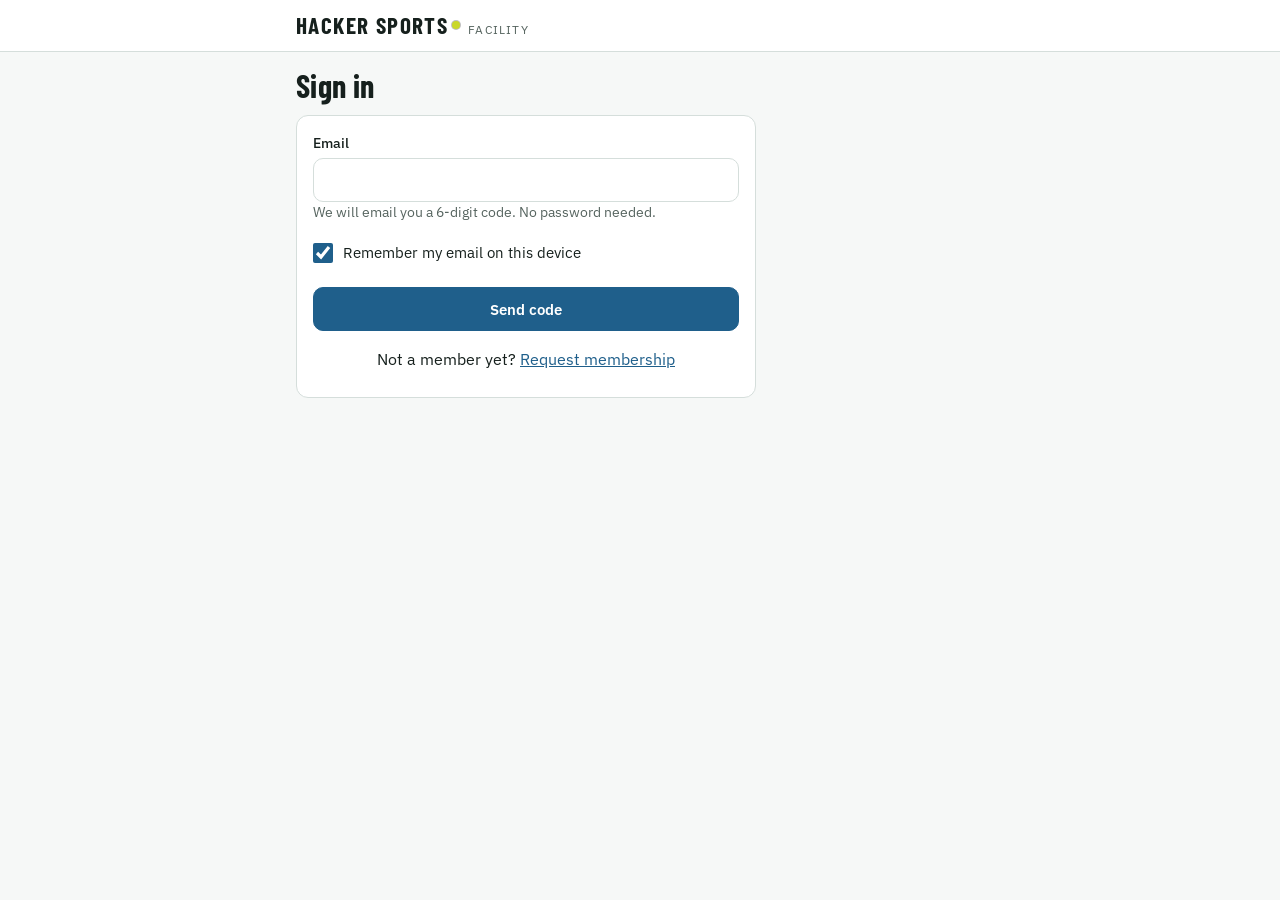
<file: index.html>
<!doctype html>
<html lang="en">
<head>
  <meta charset="utf-8">
  <meta name="viewport" content="width=device-width, initial-scale=1, viewport-fit=cover">
  <title>Hacker Sports Facility</title>
  <meta name="description" content="Book courts at Hacker Sports Facility, a private members-only pickleball facility.">
  <meta name="theme-color" content="#1f5f8b">
  <link rel="manifest" href="manifest.webmanifest">
  <link rel="icon" type="image/svg+xml" href="icons/icon.svg">
  <link rel="apple-touch-icon" href="icons/apple-touch-icon.png">
  <meta name="apple-mobile-web-app-capable" content="yes">
  <meta name="mobile-web-app-capable" content="yes">
  <meta name="apple-mobile-web-app-title" content="Hacker Sports">
  <meta name="apple-mobile-web-app-status-bar-style" content="default">
  <link rel="preconnect" href="https://fonts.googleapis.com">
  <link rel="preconnect" href="https://fonts.gstatic.com" crossorigin>
  <link rel="stylesheet" href="https://fonts.googleapis.com/css2?family=Barlow+Condensed:wght@600;700&family=IBM+Plex+Mono:wght@400;500&family=IBM+Plex+Sans:wght@400;500;600&display=swap">
  <link rel="stylesheet" href="styles.css">
  <link rel="modulepreload" href="app.js">
  <link rel="modulepreload" href="api.js">
  <link rel="modulepreload" href="config.js">
  <link rel="modulepreload" href="util.js">
  <link rel="modulepreload" href="ui.js">
  <link rel="modulepreload" href="views/signin.js">
  <link rel="modulepreload" href="views/book.js">
  <link rel="modulepreload" href="views/bookings.js">
  <link rel="modulepreload" href="views/owner.js">
  <link rel="modulepreload" href="views/account.js">
</head>
<body>
  <a class="skip" href="#view">Skip to content</a>
  <div id="app"><p class="boot">Loading…</p></div>
  <noscript><p class="boot">This app needs JavaScript turned on.</p></noscript>
  <script type="module" src="app.js"></script>
</body>
</html>
</file>
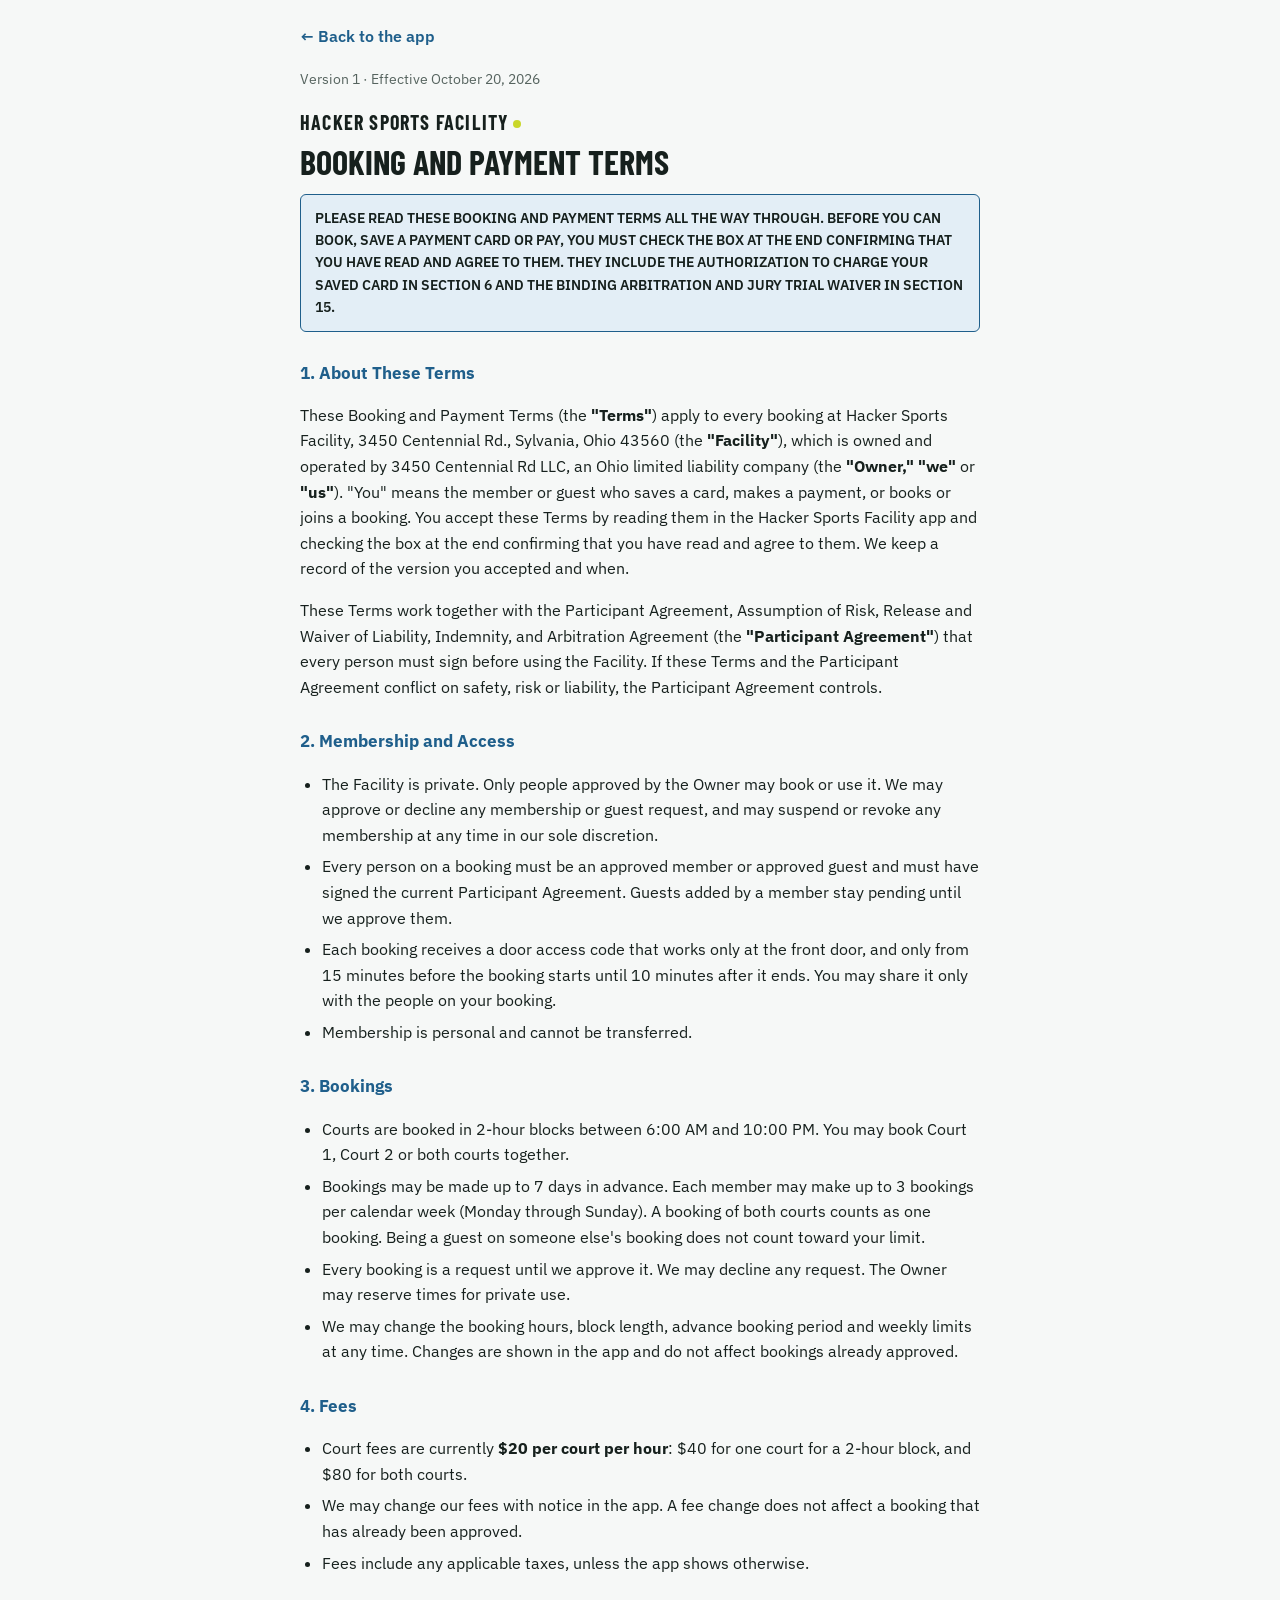
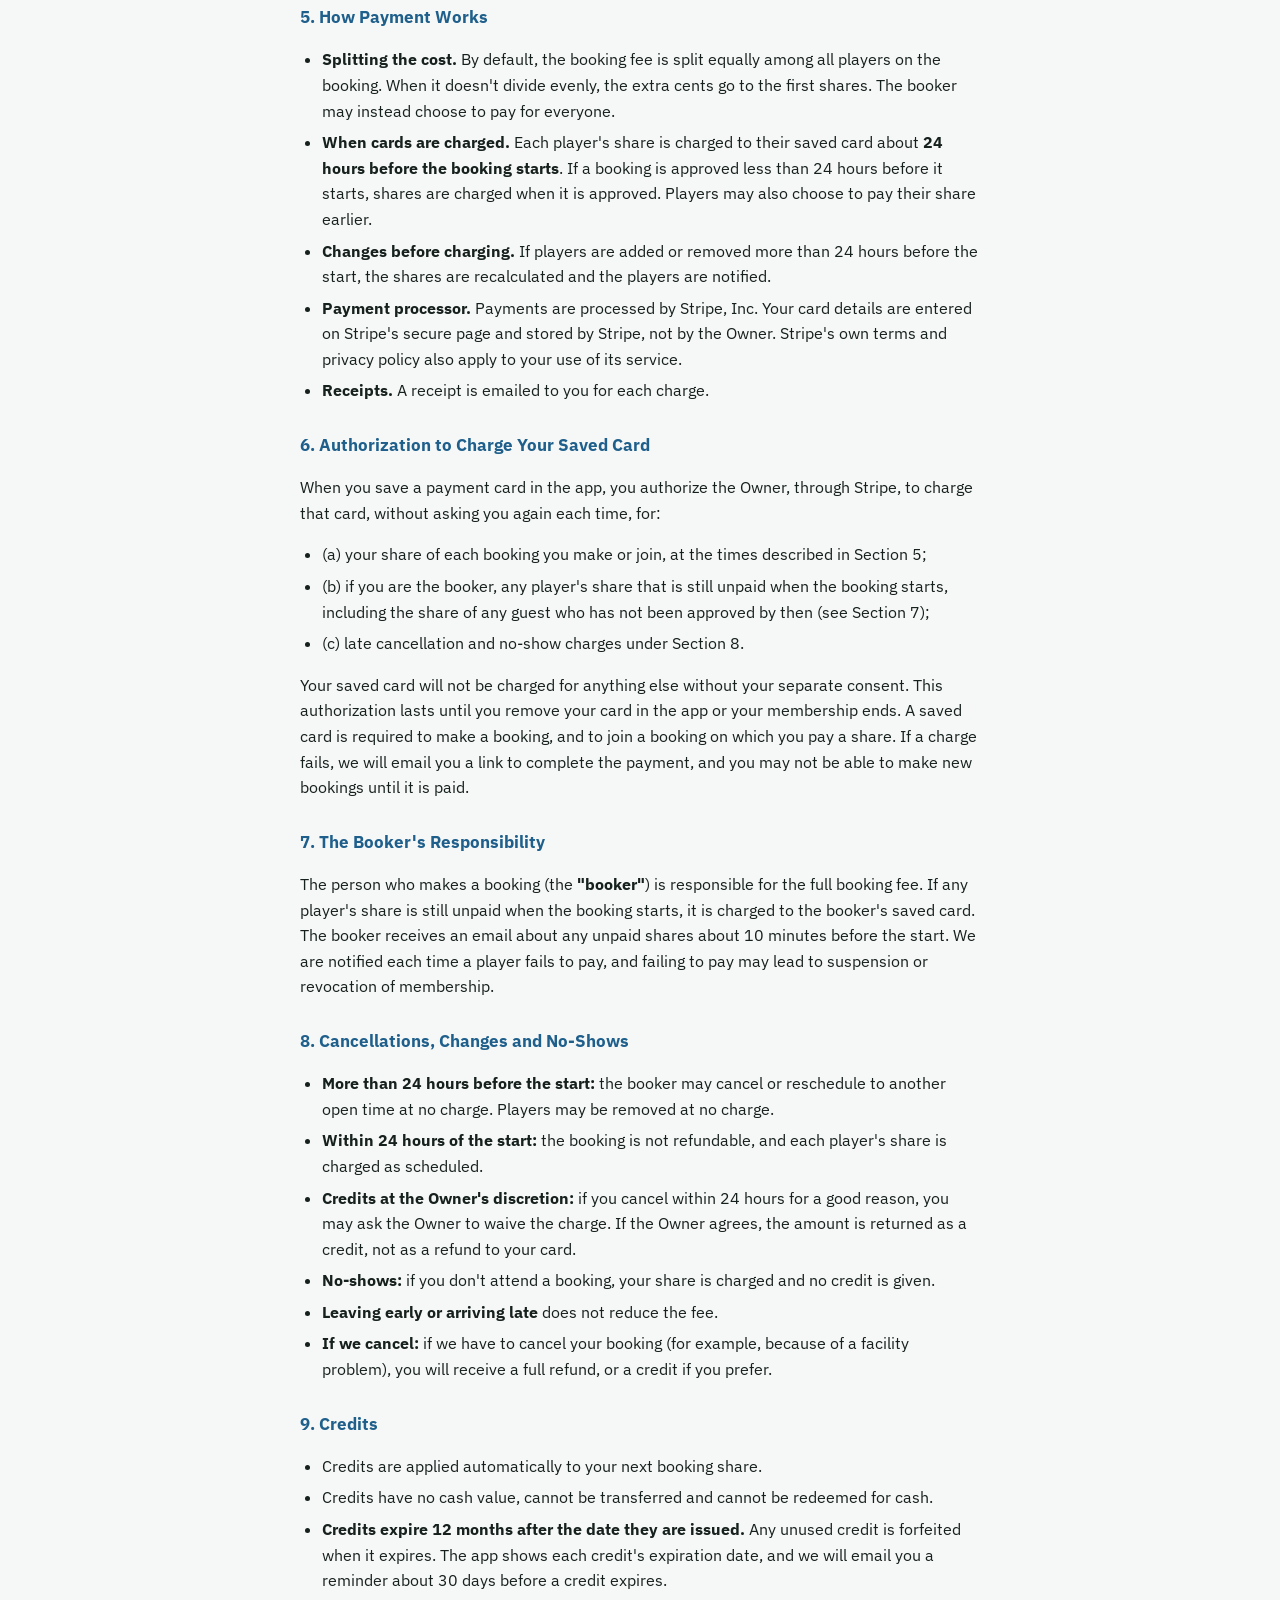
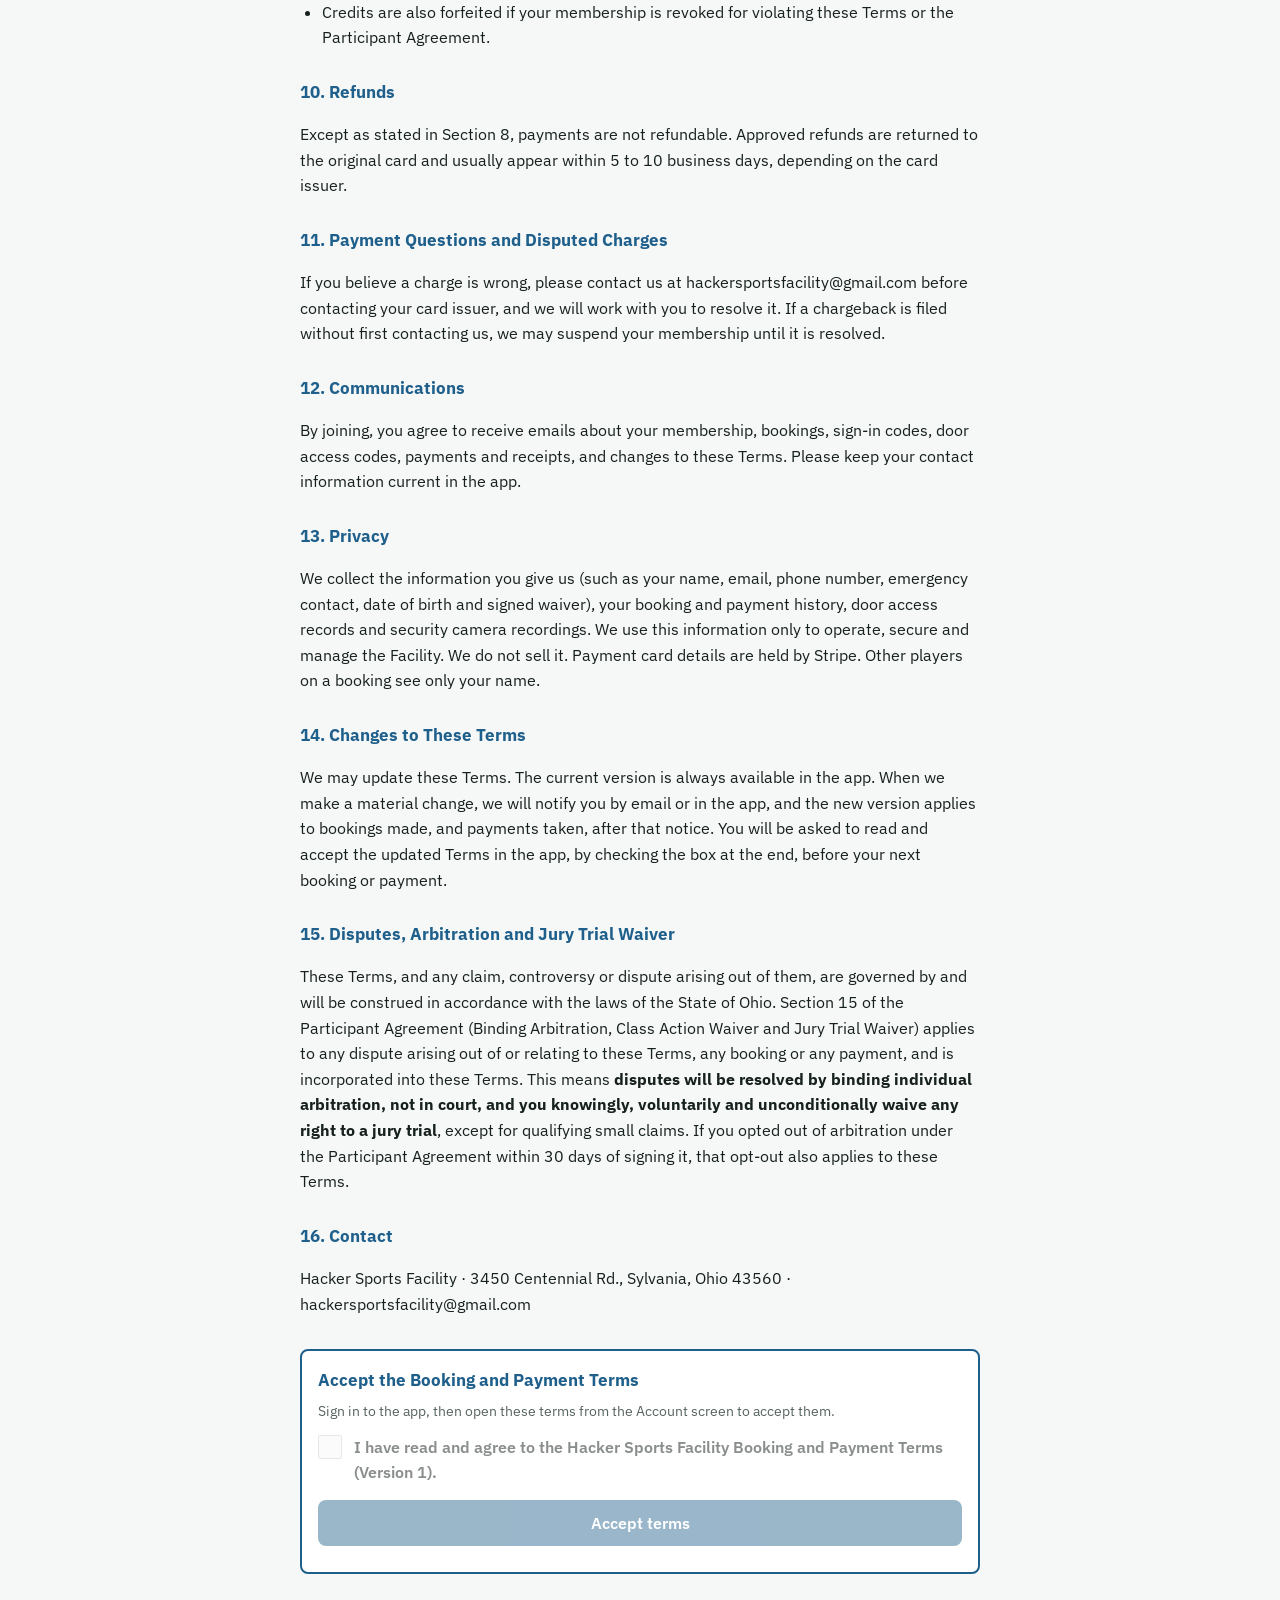
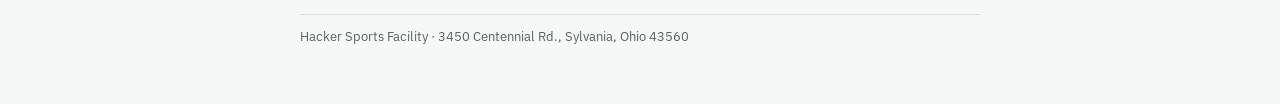
<file: terms.html>
<!doctype html>
<html lang="en">
<head>
<meta charset="utf-8">
<meta name="viewport" content="width=device-width, initial-scale=1, viewport-fit=cover">
<title>Booking and Payment Terms &middot; Hacker Sports Facility</title>
<!-- GENERATED from docs/source/booking-terms-final.txt by tools/build-terms-html.ps1. Do not edit by hand. -->
<link rel="icon" href="icons/icon.svg" type="image/svg+xml">
<link rel="stylesheet" href="https://fonts.googleapis.com/css2?family=Barlow+Condensed:wght@600;700&family=IBM+Plex+Sans:wght@400;600&display=swap">
<style>
:root { --bg:#f6f8f7; --surface:#ffffff; --fg:#16201d; --muted:#56645f; --line:#d5dedb; --court:#1f5f8b; --court-soft:#e3eef6; --ball:#c9d72a; }
@media (prefers-color-scheme: dark) { :root { --bg:#0f1614; --surface:#16201d; --fg:#e4ece9; --muted:#9aaba5; --line:#2a3733; --court:#6fb0de; --court-soft:#1a2c38; --ball:#d4e04a; color-scheme: dark; } }
* { box-sizing: border-box; }
body { margin:0; background:var(--bg); color:var(--fg); font:16px/1.6 "IBM Plex Sans","Segoe UI",system-ui,sans-serif;
  padding: env(safe-area-inset-top,0px) max(16px, env(safe-area-inset-right,0px)) env(safe-area-inset-bottom,0px) max(16px, env(safe-area-inset-left,0px)); }
main { max-width:68ch; margin:0 auto; padding-block:24px 56px; }
.back { display:inline-block; margin-bottom:18px; color:var(--court); font-weight:600; text-decoration:none; }
.back:focus-visible { outline:2px solid var(--court); outline-offset:3px; }
.eyebrow { font-family:"Barlow Condensed","Arial Narrow",sans-serif; font-weight:700; letter-spacing:.06em; font-size:20px; margin:0; }
.eyebrow::after { content:""; display:inline-block; width:.4em; height:.4em; border-radius:50%; background:var(--ball); margin-left:.25em; vertical-align:.1em; }
h1 { font-family:"Barlow Condensed","Arial Narrow",sans-serif; font-weight:700; font-size:34px; line-height:1.05; text-transform:uppercase; margin:6px 0 8px; text-wrap:balance; }
h2 { font-size:17px; color:var(--court); margin:28px 0 6px; text-wrap:balance; }
.meta { color:var(--muted); font-size:14px; margin:0 0 16px; }
.box { background:var(--court-soft); border:1px solid var(--court); border-radius:6px; padding:12px 14px; font-weight:600; font-size:14px; }
ul { padding-left:22px; } li { margin-bottom:6px; }
footer { margin-top:40px; padding-top:12px; border-top:1px solid var(--line); color:var(--muted); font-size:13px; }
[hidden] { display:none !important; }
.accept { margin-top:32px; background:var(--surface); border:2px solid var(--court); border-radius:8px; padding:16px; }
.accept h2 { margin-top:0; }
.accept .status { color:var(--muted); font-size:14px; margin:0 0 12px; }
.accept label { display:flex; gap:12px; align-items:flex-start; font-weight:600; cursor:pointer; }
.accept label.locked { opacity:.5; cursor:not-allowed; }
.accept input[type=checkbox] { width:24px; height:24px; margin:0; flex:none; accent-color:var(--court); }
.btn { display:inline-flex; align-items:center; justify-content:center; min-height:46px; padding:0 20px; margin-top:14px; width:100%;
  border-radius:8px; border:0; background:var(--court); color:#fff; font:600 16px "IBM Plex Sans","Segoe UI",system-ui,sans-serif; cursor:pointer; }
.btn:disabled { opacity:.45; cursor:not-allowed; }
.btn:focus-visible, .accept input:focus-visible { outline:3px solid var(--ball); outline-offset:2px; }
.msg { margin:10px 0 0; font-size:14px; }
.msg.ok { color:#2c7a4b; font-weight:600; } .msg.err { color:#b3261e; font-weight:600; }
@media (prefers-color-scheme: dark) { .btn { color:#0f1614; } .msg.ok { color:#6cc893; } .msg.err { color:#ff8a80; } }
</style>
</head>
<body>
<main>
<a class="back" href="./#/account">&larr; Back to the app</a>
<p class="meta">Version 1 &#183; Effective October 20, 2026</p>
<p class="eyebrow">HACKER SPORTS FACILITY</p>
<h1>Booking and Payment Terms</h1>
<p class="box">PLEASE READ THESE BOOKING AND PAYMENT TERMS ALL THE WAY THROUGH. BEFORE YOU CAN BOOK, SAVE A PAYMENT CARD OR PAY, YOU MUST CHECK THE BOX AT THE END CONFIRMING THAT YOU HAVE READ AND AGREE TO THEM. THEY INCLUDE THE AUTHORIZATION TO CHARGE YOUR SAVED CARD IN SECTION 6 AND THE BINDING ARBITRATION AND JURY TRIAL WAIVER IN SECTION 15.</p>
<h2>1. About These Terms</h2>
<p>These Booking and Payment Terms (the <strong>&quot;Terms&quot;</strong>) apply to every booking at Hacker Sports Facility, 3450 Centennial Rd., Sylvania, Ohio 43560 (the <strong>&quot;Facility&quot;</strong>), which is owned and operated by 3450 Centennial Rd LLC, an Ohio limited liability company (the <strong>&quot;Owner,&quot; &quot;we&quot;</strong> or <strong>&quot;us&quot;</strong>). &quot;You&quot; means the member or guest who saves a card, makes a payment, or books or joins a booking. You accept these Terms by reading them in the Hacker Sports Facility app and checking the box at the end confirming that you have read and agree to them. We keep a record of the version you accepted and when.</p>
<p>These Terms work together with the Participant Agreement, Assumption of Risk, Release and Waiver of Liability, Indemnity, and Arbitration Agreement (the <strong>&quot;Participant Agreement&quot;</strong>) that every person must sign before using the Facility. If these Terms and the Participant Agreement conflict on safety, risk or liability, the Participant Agreement controls.</p>
<h2>2. Membership and Access</h2>
<ul>
<li>The Facility is private. Only people approved by the Owner may book or use it. We may approve or decline any membership or guest request, and may suspend or revoke any membership at any time in our sole discretion.</li>
<li>Every person on a booking must be an approved member or approved guest and must have signed the current Participant Agreement. Guests added by a member stay pending until we approve them.</li>
<li>Each booking receives a door access code that works only at the front door, and only from 15 minutes before the booking starts until 10 minutes after it ends. You may share it only with the people on your booking.</li>
<li>Membership is personal and cannot be transferred.</li>
</ul>
<h2>3. Bookings</h2>
<ul>
<li>Courts are booked in 2-hour blocks between 6:00 AM and 10:00 PM. You may book Court 1, Court 2 or both courts together.</li>
<li>Bookings may be made up to 7 days in advance. Each member may make up to 3 bookings per calendar week (Monday through Sunday). A booking of both courts counts as one booking. Being a guest on someone else&#39;s booking does not count toward your limit.</li>
<li>Every booking is a request until we approve it. We may decline any request. The Owner may reserve times for private use.</li>
<li>We may change the booking hours, block length, advance booking period and weekly limits at any time. Changes are shown in the app and do not affect bookings already approved.</li>
</ul>
<h2>4. Fees</h2>
<ul>
<li>Court fees are currently <strong>$20 per court per hour</strong>: $40 for one court for a 2-hour block, and $80 for both courts.</li>
<li>We may change our fees with notice in the app. A fee change does not affect a booking that has already been approved.</li>
<li>Fees include any applicable taxes, unless the app shows otherwise.</li>
</ul>
<h2>5. How Payment Works</h2>
<ul>
<li><strong>Splitting the cost.</strong> By default, the booking fee is split equally among all players on the booking. When it doesn&#39;t divide evenly, the extra cents go to the first shares. The booker may instead choose to pay for everyone.</li>
<li><strong>When cards are charged.</strong> Each player&#39;s share is charged to their saved card about <strong>24 hours before the booking starts</strong>. If a booking is approved less than 24 hours before it starts, shares are charged when it is approved. Players may also choose to pay their share earlier.</li>
<li><strong>Changes before charging.</strong> If players are added or removed more than 24 hours before the start, the shares are recalculated and the players are notified.</li>
<li><strong>Payment processor.</strong> Payments are processed by Stripe, Inc. Your card details are entered on Stripe&#39;s secure page and stored by Stripe, not by the Owner. Stripe&#39;s own terms and privacy policy also apply to your use of its service.</li>
<li><strong>Receipts.</strong> A receipt is emailed to you for each charge.</li>
</ul>
<h2>6. Authorization to Charge Your Saved Card</h2>
<p>When you save a payment card in the app, you authorize the Owner, through Stripe, to charge that card, without asking you again each time, for:</p>
<ul>
<li>(a) your share of each booking you make or join, at the times described in Section 5;</li>
<li>(b) if you are the booker, any player&#39;s share that is still unpaid when the booking starts, including the share of any guest who has not been approved by then (see Section 7);</li>
<li>(c) late cancellation and no-show charges under Section 8.</li>
</ul>
<p>Your saved card will not be charged for anything else without your separate consent. This authorization lasts until you remove your card in the app or your membership ends. A saved card is required to make a booking, and to join a booking on which you pay a share. If a charge fails, we will email you a link to complete the payment, and you may not be able to make new bookings until it is paid.</p>
<h2>7. The Booker&#39;s Responsibility</h2>
<p>The person who makes a booking (the <strong>&quot;booker&quot;</strong>) is responsible for the full booking fee. If any player&#39;s share is still unpaid when the booking starts, it is charged to the booker&#39;s saved card. The booker receives an email about any unpaid shares about 10 minutes before the start. We are notified each time a player fails to pay, and failing to pay may lead to suspension or revocation of membership.</p>
<h2>8. Cancellations, Changes and No-Shows</h2>
<ul>
<li><strong>More than 24 hours before the start:</strong> the booker may cancel or reschedule to another open time at no charge. Players may be removed at no charge.</li>
<li><strong>Within 24 hours of the start:</strong> the booking is not refundable, and each player&#39;s share is charged as scheduled.</li>
<li><strong>Credits at the Owner&#39;s discretion:</strong> if you cancel within 24 hours for a good reason, you may ask the Owner to waive the charge. If the Owner agrees, the amount is returned as a credit, not as a refund to your card.</li>
<li><strong>No-shows:</strong> if you don&#39;t attend a booking, your share is charged and no credit is given.</li>
<li><strong>Leaving early or arriving late</strong> does not reduce the fee.</li>
<li><strong>If we cancel:</strong> if we have to cancel your booking (for example, because of a facility problem), you will receive a full refund, or a credit if you prefer.</li>
</ul>
<h2>9. Credits</h2>
<ul>
<li>Credits are applied automatically to your next booking share.</li>
<li>Credits have no cash value, cannot be transferred and cannot be redeemed for cash.</li>
<li><strong>Credits expire 12 months after the date they are issued.</strong> Any unused credit is forfeited when it expires. The app shows each credit&#39;s expiration date, and we will email you a reminder about 30 days before a credit expires.</li>
<li>Credits are also forfeited if your membership is revoked for violating these Terms or the Participant Agreement.</li>
</ul>
<h2>10. Refunds</h2>
<p>Except as stated in Section 8, payments are not refundable. Approved refunds are returned to the original card and usually appear within 5 to 10 business days, depending on the card issuer.</p>
<h2>11. Payment Questions and Disputed Charges</h2>
<p>If you believe a charge is wrong, please contact us at hackersportsfacility@gmail.com before contacting your card issuer, and we will work with you to resolve it. If a chargeback is filed without first contacting us, we may suspend your membership until it is resolved.</p>
<h2>12. Communications</h2>
<p>By joining, you agree to receive emails about your membership, bookings, sign-in codes, door access codes, payments and receipts, and changes to these Terms. Please keep your contact information current in the app.</p>
<h2>13. Privacy</h2>
<p>We collect the information you give us (such as your name, email, phone number, emergency contact, date of birth and signed waiver), your booking and payment history, door access records and security camera recordings. We use this information only to operate, secure and manage the Facility. We do not sell it. Payment card details are held by Stripe. Other players on a booking see only your name.</p>
<h2>14. Changes to These Terms</h2>
<p>We may update these Terms. The current version is always available in the app. When we make a material change, we will notify you by email or in the app, and the new version applies to bookings made, and payments taken, after that notice. You will be asked to read and accept the updated Terms in the app, by checking the box at the end, before your next booking or payment.</p>
<h2>15. Disputes, Arbitration and Jury Trial Waiver</h2>
<p>These Terms, and any claim, controversy or dispute arising out of them, are governed by and will be construed in accordance with the laws of the State of Ohio. Section 15 of the Participant Agreement (Binding Arbitration, Class Action Waiver and Jury Trial Waiver) applies to any dispute arising out of or relating to these Terms, any booking or any payment, and is incorporated into these Terms. This means <strong>disputes will be resolved by binding individual arbitration, not in court, and you knowingly, voluntarily and unconditionally waive any right to a jury trial</strong>, except for qualifying small claims. If you opted out of arbitration under the Participant Agreement within 30 days of signing it, that opt-out also applies to these Terms.</p>
<h2>16. Contact</h2>
<p>Hacker Sports Facility &#183; 3450 Centennial Rd., Sylvania, Ohio 43560 &#183; hackersportsfacility@gmail.com</p>

<div id="terms-end" aria-hidden="true"></div>
<section class="accept" id="accept" aria-labelledby="accept-title">
  <h2 id="accept-title">Accept the Booking and Payment Terms</h2>
  <p class="status" id="accept-status">Scroll to the end of the terms to continue.</p>
  <label class="locked" id="agree-label" for="agree">
    <input type="checkbox" id="agree" disabled aria-labelledby="agree-text">
    <span id="agree-text">I have read and agree to the Hacker Sports Facility Booking and Payment Terms (Version 1).</span>
  </label>
  <button class="btn" type="button" id="accept-btn" disabled>Accept terms</button>
  <p class="msg" id="accept-msg" role="status" aria-live="polite"></p>
</section>
<footer>Hacker Sports Facility &middot; 3450 Centennial Rd., Sylvania, Ohio 43560</footer>
</main>
<script type="module">
import { call, getToken, friendlyMessage } from './api.js';
const VERSION = 1;
const box = document.getElementById('agree');
const label = document.getElementById('agree-label');
const btn = document.getElementById('accept-btn');
const status = document.getElementById('accept-status');
const msg = document.getElementById('accept-msg');
const end = document.getElementById('terms-end');
const fromMatch = /from=([a-z]+)/.exec(location.hash);
const back = './' + location.search + '#/' + (fromMatch ? fromMatch[1] : 'account');
document.querySelectorAll('a.back').forEach(function (a) { a.href = back; });

function unlock() {
  if (!box.disabled || btn.dataset.done) return;
  box.disabled = false;
  label.classList.remove('locked');
  status.textContent = 'You have reached the end of the terms. Check the box to accept them.';
}

if (!getToken()) {
  status.textContent = 'Sign in to the app, then open these terms from the Account screen to accept them.';
} else {
  call('me', {}).then(function (me) {
    const t = me.terms || {};
    if (me.member && me.member.is_owner) {
      document.getElementById('accept').hidden = true;
    } else if (t.accepted && t.version === VERSION) {
      btn.dataset.done = '1';
      status.textContent = 'You accepted these terms' + (t.accepted_at ? ' on ' + t.accepted_at.slice(0, 10) : '') + '.';
      box.checked = true; box.disabled = true; btn.hidden = true;
    }
  }).catch(function () { /* the page still works; accepting will report any problem */ });

  // The checkbox unlocks only once the end of the terms has been scrolled into view.
  if ('IntersectionObserver' in window) {
    const io = new IntersectionObserver(function (entries) {
      if (entries.some(function (e) { return e.isIntersecting; })) { unlock(); io.disconnect(); }
    });
    io.observe(end);
  } else {
    const check = function () {
      if (end.getBoundingClientRect().top <= window.innerHeight) { unlock(); window.removeEventListener('scroll', check); }
    };
    window.addEventListener('scroll', check, { passive: true });
    check();
  }

  box.addEventListener('change', function () { btn.disabled = !box.checked; });
  btn.addEventListener('click', async function () {
    btn.disabled = true; btn.textContent = 'Saving...'; msg.className = 'msg'; msg.textContent = '';
    try {
      await call('acceptTerms', { version: VERSION });
      btn.dataset.done = '1'; box.disabled = true; btn.hidden = true;
      msg.className = 'msg ok'; msg.textContent = 'Thank you. Your acceptance is saved. Returning to the app...';
      setTimeout(function () { location.href = back; }, 1200);
    } catch (e) {
      msg.className = 'msg err'; msg.textContent = friendlyMessage(e);
      btn.disabled = !box.checked; btn.textContent = 'Accept terms';
    }
  });
}
</script>
</body>
</html>
</file>
<file: styles.css>
:root {
  --bg: #f6f8f7; --surface: #ffffff; --fg: #16201d; --muted: #56645f; --line: #d5dedb;
  --court: #1f5f8b; --court-soft: #e3eef6; --ball: #c9d72a;
  --ok: #2c7a4b; --warn: #a8641a; --danger: #b3261e;
  --on-court: #ffffff;
  --display: "Barlow Condensed", "Arial Narrow", "Helvetica Neue", Arial, sans-serif;
  --body: "IBM Plex Sans", system-ui, -apple-system, "Segoe UI", Roboto, Helvetica, Arial, sans-serif;
  --mono: "IBM Plex Mono", ui-monospace, "SF Mono", Menlo, Consolas, monospace;
  --radius: 12px;
  --tabbar-h: 62px;
}
@media (prefers-color-scheme: dark) {
  :root {
    --bg: #0f1614; --surface: #16201d; --fg: #e4ece9; --muted: #9aaba5; --line: #2a3733;
    --court: #6fb0de; --court-soft: #1a2c38; --ball: #d4e04a;
    --ok: #6cc893; --warn: #e3a35a; --danger: #ff8a80;
    --on-court: #0f1614;
  }
}

* { box-sizing: border-box; }
html { -webkit-text-size-adjust: 100%; }
body {
  margin: 0; background: var(--bg); color: var(--fg);
  font: 400 16px/1.5 var(--body);
  -webkit-font-smoothing: antialiased;
}
body.no-scroll { overflow: hidden; }
h1, h2, h3 { font-family: var(--display); font-weight: 700; line-height: 1.1; margin: 0; letter-spacing: 0.01em; }
h1 { font-size: 2rem; margin: 8px 0 12px; }
h2 { font-size: 1.35rem; margin: 20px 0 8px; }
h3 { font-size: 1.1rem; }
.small-h { font-size: 0.95rem; text-transform: uppercase; letter-spacing: 0.06em; color: var(--muted); margin: 16px 0 6px; }
p { margin: 0 0 10px; }
a { color: var(--court); }
.mono { font-family: var(--mono); font-size: 0.92em; }
.hint { color: var(--muted); font-size: 0.875rem; }
.center { text-align: center; margin-top: 16px; }
.lede { color: var(--muted); }
.warn-text { color: var(--warn); font-weight: 500; }
.boot { padding: 24px 16px; color: var(--muted); }
.skip { position: absolute; left: -999px; top: 0; background: var(--court); color: var(--on-court); padding: 8px 12px; z-index: 100; }
.skip:focus { left: 8px; top: 8px; }

:focus-visible { outline: 3px solid var(--court); outline-offset: 2px; border-radius: 4px; }
main:focus { outline: none; }

/* ---------- app bar + tabs ---------- */
.appbar { background: var(--surface); border-bottom: 1px solid var(--line); padding-top: env(safe-area-inset-top); position: sticky; top: 0; z-index: 20; }
.appbar-inner { max-width: 720px; margin: 0 auto; padding: 8px 16px; display: flex; align-items: center; gap: 12px; flex-wrap: wrap; }
.brand { display: flex; align-items: baseline; gap: 8px; margin-right: auto; }
.wordmark { font-family: var(--display); font-weight: 700; font-size: 1.45rem; letter-spacing: 0.06em; display: inline-flex; align-items: center; gap: 4px; }
.dot { display: inline-block; width: 8px; height: 8px; border-radius: 50%; background: var(--ball); box-shadow: 0 0 0 1px rgba(0,0,0,0.25); font-style: normal; flex: none; }
.sub { font-size: 0.75rem; color: var(--muted); text-transform: uppercase; letter-spacing: 0.1em; }
.demo-badge { font: 500 0.72rem var(--body); color: var(--muted); background: var(--court-soft); border: 1px solid var(--line); border-radius: 999px; padding: 4px 10px; min-height: 28px; cursor: pointer; }
.demo-badge:disabled { cursor: default; }

.tabs { display: flex; }
.tabs[hidden], .demo-badge[hidden] { display: none; }
.tab { display: flex; flex-direction: column; align-items: center; justify-content: center; gap: 2px; flex: 1; min-height: 48px; padding: 6px 4px; color: var(--muted); text-decoration: none; font-size: 0.72rem; font-weight: 500; }
.tab.active { color: var(--court); }
.tab.active .ico { position: relative; }
.tab.active span:last-child { font-weight: 600; }
.ico { display: inline-flex; line-height: 0; }

@media (max-width: 767px) {
  .tabs {
    position: fixed; left: 0; right: 0; bottom: 0; z-index: 30;
    background: var(--surface); border-top: 1px solid var(--line);
    padding: 0 env(safe-area-inset-right) env(safe-area-inset-bottom) env(safe-area-inset-left);
    min-height: var(--tabbar-h);
  }
  main { padding-bottom: calc(var(--tabbar-h) + env(safe-area-inset-bottom) + 24px) !important; }
}
@media (min-width: 768px) {
  .tabs { gap: 4px; }
  .tab { flex-direction: row; gap: 6px; font-size: 0.9rem; padding: 6px 12px; border-radius: 8px; flex: none; }
  .tab.active { background: var(--court-soft); }
}

main { max-width: 720px; margin: 0 auto; padding: 8px 16px 40px; padding-left: max(16px, env(safe-area-inset-left)); padding-right: max(16px, env(safe-area-inset-right)); }

/* ---------- controls ---------- */
.btn {
  display: inline-flex; align-items: center; justify-content: center; gap: 6px;
  min-height: 44px; padding: 8px 18px; border-radius: 10px; border: 1px solid var(--line);
  background: var(--surface); color: var(--fg); font: 600 0.95rem var(--body); text-decoration: none; cursor: pointer;
}
.btn.primary { background: var(--court); border-color: var(--court); color: var(--on-court); }
.btn.danger { background: var(--danger); border-color: var(--danger); color: var(--on-court); }
.btn.danger-ghost { color: var(--danger); border-color: var(--danger); background: transparent; }
.btn.ghost { background: transparent; border-style: dashed; color: var(--court); }
.btn.block { width: 100%; }
.btn:disabled { opacity: 0.5; cursor: not-allowed; }
.btn[aria-busy="true"] { cursor: progress; }
.btn-row { display: flex; gap: 8px; flex-wrap: wrap; margin-top: 8px; }
.link { background: none; border: 0; padding: 10px 4px; min-height: 44px; color: var(--court); font: 500 0.9rem var(--body); text-decoration: underline; cursor: pointer; }
.check-row { display: flex; align-items: center; gap: 10px; min-height: 44px; margin: -4px 0 12px; font-size: 0.95rem; cursor: pointer; }
.check-row input { width: 20px; height: 20px; margin: 0; flex: none; accent-color: var(--court); }
.row-links { display: flex; justify-content: space-between; flex-wrap: wrap; margin-top: 8px; }
.icon-btn { display: inline-flex; align-items: center; justify-content: center; width: 44px; height: 44px; border-radius: 10px; border: 0; background: transparent; color: var(--fg); cursor: pointer; }
.icon-btn.small { width: 36px; height: 36px; margin-left: auto; color: var(--muted); }

.field { margin-bottom: 12px; }
.field label { display: block; font-weight: 500; font-size: 0.9rem; margin-bottom: 4px; }
input[type=text], input[type=email], input[type=tel], input[type=search], select, textarea {
  width: 100%; min-height: 44px; padding: 8px 12px; font: 400 1rem var(--body); color: var(--fg);
  background: var(--surface); border: 1px solid var(--line); border-radius: 10px; -webkit-appearance: none; appearance: none;
}
select { background-image: linear-gradient(45deg, transparent 50%, var(--muted) 50%), linear-gradient(135deg, var(--muted) 50%, transparent 50%); background-position: calc(100% - 18px) 50%, calc(100% - 13px) 50%; background-size: 5px 5px; background-repeat: no-repeat; padding-right: 34px; }
.code-input { font-family: var(--mono); font-size: 1.6rem; letter-spacing: 0.5em; text-align: center; }
.grid2 { display: grid; grid-template-columns: 1fr 1fr; gap: 10px; }
@media (max-width: 380px) { .grid2 { grid-template-columns: 1fr; } }

.card { background: var(--surface); border: 1px solid var(--line); border-radius: var(--radius); padding: 16px; margin-bottom: 12px; }
.card.narrow { max-width: 460px; }
.card.owed-card { border-color: var(--danger); background: color-mix(in srgb, var(--danger) 8%, var(--surface)); }
.card.owed-card h2 { color: var(--danger); }
.card h2:first-child, .card h3:first-child { margin-top: 0; }

.banner { display: flex; gap: 8px; align-items: flex-start; padding: 10px 12px; border-radius: 10px; margin: 8px 0 12px; font-size: 0.92rem; border: 1px solid; }
.banner { background: var(--surface); }
.banner.error { color: var(--danger); border-color: var(--danger); background: color-mix(in srgb, var(--danger) 8%, var(--surface)); }
.banner.info { color: var(--ok); border-color: var(--ok); background: color-mix(in srgb, var(--ok) 8%, var(--surface)); }
.banner .ico { margin-top: 2px; }

.pill { display: inline-block; font: 600 0.75rem var(--body); padding: 2px 10px; border-radius: 999px; border: 1px solid currentColor; white-space: nowrap; }
.pill.ok { color: var(--ok); } .pill.warn { color: var(--warn); } .pill.danger { color: var(--danger); } .pill.muted { color: var(--muted); } .pill.court { color: var(--court); }
.pills { display: flex; flex-wrap: wrap; gap: 6px; justify-content: flex-end; }
.tag { font: 500 0.7rem var(--body); color: var(--muted); border: 1px solid var(--line); border-radius: 6px; padding: 1px 6px; margin-left: 6px; }
.tag.warn { color: var(--warn); border-color: var(--warn); }

.skeletons { display: grid; gap: 10px; margin-top: 8px; }
.skeleton { height: 44px; border-radius: 10px; background: linear-gradient(90deg, var(--line), var(--court-soft), var(--line)); background-size: 200% 100%; animation: sk 1.4s linear infinite; }
.skeleton.tall { height: 96px; }
@keyframes sk { to { background-position: -200% 0; } }

.empty { color: var(--muted); padding: 16px 0; }

/* ---------- day picker + grid ---------- */
.usage { color: var(--muted); font-size: 0.9rem; margin: 0 0 8px; }
.daypicker-wrap { margin: 0 -16px; }
.daypicker { display: flex; gap: 8px; overflow-x: auto; padding: 4px 16px 10px; -webkit-overflow-scrolling: touch; scroll-snap-type: x proximity; }
.daybtn { flex: none; scroll-snap-align: start; min-width: 76px; min-height: 56px; display: flex; flex-direction: column; align-items: center; justify-content: center; border-radius: 10px; border: 1px solid var(--line); background: var(--surface); color: var(--fg); cursor: pointer; padding: 4px 10px; }
.daybtn .dn { font: 700 1.1rem var(--display); text-transform: uppercase; letter-spacing: 0.04em; line-height: 1.1; }
.daybtn .dd { font-size: 0.75rem; color: var(--muted); }
.daybtn.on { background: var(--court); border-color: var(--court); color: var(--on-court); }
.daybtn.on .dd { color: var(--on-court); opacity: 0.85; }
.day-title { margin-top: 8px; }

.slotgrid { display: grid; gap: 6px; }
.srow { display: grid; grid-template-columns: 76px repeat(var(--cols, 3), minmax(0, 1fr)); gap: 6px; align-items: stretch; }
.shead { font: 600 0.8rem var(--body); color: var(--muted); text-transform: uppercase; letter-spacing: 0.05em; }
.shead .ccol { text-align: center; font-family: var(--display); font-size: 0.95rem; }
.tcol { font-size: 0.78rem; display: flex; align-items: center; line-height: 1.2; }
.cell {
  display: flex; align-items: center; justify-content: center; gap: 5px; min-height: 48px; padding: 4px;
  border-radius: 10px; border: 1.5px solid var(--line); font: 500 0.82rem var(--body); text-decoration: none; text-align: center;
  background: var(--surface); color: var(--fg);
}
.cell.open { border-color: var(--court); color: var(--court); cursor: pointer; font-weight: 600; }
.cell.open:active { background: var(--court-soft); }
.cell.busy, .swatch.busy { background: repeating-linear-gradient(135deg, var(--surface) 0 5px, var(--line) 5px 7px); color: var(--muted); border-color: var(--line); }
.cell.mine, .swatch.mine { background: var(--court-soft); border: 2px solid var(--court); color: var(--fg); font-weight: 600; }
.cell.past, .swatch.past { border-style: dashed; color: var(--muted); background: transparent; opacity: 0.75; }
.cell.busy.blocked { flex-direction: column; gap: 0; }
.cell .why { display: block; max-width: 100%; overflow: hidden; text-overflow: ellipsis; white-space: nowrap; font-size: 0.7rem; font-weight: 400; }
.legend { list-style: none; display: flex; flex-wrap: wrap; gap: 6px 16px; padding: 0; margin: 12px 0 0; font-size: 0.8rem; color: var(--muted); }
.legend li { display: flex; align-items: center; gap: 6px; }
.swatch { width: 18px; height: 18px; border-radius: 5px; border: 1.5px solid var(--line); display: inline-block; }
.swatch.open { border-color: var(--court); }
.swatch.past { opacity: 1; }

/* ---------- release 2: week nav, multi-select, selection bar ---------- */
.ctl-row { display: flex; flex-wrap: wrap; align-items: center; gap: 8px; margin: 4px 0 8px; }
.ctl-row .segs { flex: 1 1 180px; margin: 0; }
.ctl-row .btn { flex: none; }
.updating { margin: 0 0 6px; min-height: 1.4em; }
.weeknav { display: grid; grid-template-columns: 1fr 1fr; gap: 8px; margin: 4px 0 8px; }
.weeknav .btn { padding: 8px 6px; }
.weekrange { margin: 0 0 8px; font-size: 0.9rem; color: var(--muted); }
.jump { margin-bottom: 8px; }
input[type=date] { width: 100%; min-height: 44px; padding: 8px 12px; font: 400 1rem var(--body); color: var(--fg); background: var(--surface); border: 1px solid var(--line); border-radius: 10px; -webkit-appearance: none; appearance: none; }
/* Column names sit just above a shared bottom line, so every "Whole day" button lines up
   even when one name wraps to two lines (e.g. "Both Courts"). */
.shead .ccol { display: flex; flex-direction: column; align-items: stretch; justify-content: flex-end; gap: 4px; }
.shead .ccol > span { flex: 1; display: flex; align-items: flex-end; justify-content: center; }
.whole { display: inline-flex; align-items: center; justify-content: center; gap: 3px; min-height: 48px; padding: 2px 4px; border-radius: 10px; border: 1px solid var(--court); background: var(--surface); color: var(--court); font: 600 0.72rem/1.15 var(--body); text-transform: none; letter-spacing: 0; cursor: pointer; }
.whole[aria-pressed="true"] { background: var(--court); color: var(--on-court); }
.cw { display: flex; }
.cw .cell { flex: 1; min-width: 0; }
.cell.selected { background: var(--court); border-color: var(--court); color: var(--on-court); }
.cell.selected:active { background: var(--court); }
.sel-hint { margin: 0 0 8px; min-height: 1.3em; }
.has-selbar { padding-bottom: 120px; }
.selbar { position: fixed; left: 0; right: 0; bottom: 0; z-index: 25; background: var(--surface); border-top: 1px solid var(--line); box-shadow: 0 -4px 14px rgba(8, 14, 12, 0.12); padding: 8px max(16px, env(safe-area-inset-right)) calc(8px + env(safe-area-inset-bottom)) max(16px, env(safe-area-inset-left)); }
.selbar[hidden] { display: none; }
.selbar-hint { max-width: 720px; margin: 0 auto 6px; }
.selbar-in { max-width: 720px; margin: 0 auto; display: flex; align-items: center; gap: 8px; }
.selcount { font-weight: 600; margin-right: auto; }
@media (max-width: 767px) {
  .selbar { bottom: calc(var(--tabbar-h) + env(safe-area-inset-bottom)); padding-bottom: 8px; }
}
.sessions { list-style: none; padding: 0; margin: 0; display: grid; gap: 4px; }
.sessions li { font-size: 0.95rem; }

/* ---------- sheet ---------- */
.overlay { position: fixed; inset: 0; z-index: 50; background: rgba(8, 14, 12, 0.55); display: flex; align-items: flex-end; justify-content: center; }
.sheet { background: var(--surface); width: 100%; max-width: 560px; max-height: 92vh; max-height: 92dvh; overflow-y: auto; border-radius: 18px 18px 0 0; padding-bottom: env(safe-area-inset-bottom); animation: up 0.2s ease-out; outline: none; }
@keyframes up { from { transform: translateY(24px); opacity: 0; } to { transform: none; opacity: 1; } }
@media (min-width: 768px) { .overlay { align-items: center; } .sheet { border-radius: 18px; } }
.sheet-head { display: flex; align-items: center; justify-content: space-between; padding: 8px 8px 0 16px; position: sticky; top: 0; background: var(--surface); z-index: 1; }
.sheet-head h2 { margin: 0; }
.sheet-body { padding: 4px 16px 20px; }
.summary { display: flex; flex-direction: column; gap: 2px; background: var(--court-soft); border-radius: 10px; padding: 10px 12px; margin-bottom: 8px; }
.players { list-style: none; padding: 0; margin: 0 0 8px; }
.players li { display: flex; align-items: center; justify-content: space-between; gap: 8px; min-height: 40px; border-bottom: 1px solid var(--line); }
.players li:last-child { border-bottom: 0; }
.players.detail li { min-height: 34px; font-size: 0.92rem; }
.pname { flex: 1; }
.share { color: var(--muted); font-size: 0.82rem; white-space: nowrap; }
.count { font-size: 0.85rem; color: var(--muted); margin-bottom: 4px; }
.chips { display: flex; flex-wrap: wrap; gap: 8px; margin-bottom: 8px; }
.chip { display: inline-flex; align-items: center; gap: 4px; min-height: 44px; padding: 6px 14px; border-radius: 999px; border: 1px solid var(--court); background: var(--surface); color: var(--court); font: 500 0.9rem var(--body); cursor: pointer; }
.chip:disabled { opacity: 0.45; cursor: not-allowed; }
.guest-form { border: 1px dashed var(--line); border-radius: 10px; padding: 12px; margin: 8px 0; }
.paymode { border: 0; padding: 0; margin: 14px 0 6px; }
.paymode legend { font-weight: 500; font-size: 0.9rem; padding: 0; margin-bottom: 4px; }
.segs { display: flex; gap: 6px; }
.paymode .segs { flex-direction: column; }
.seg { display: flex; align-items: center; gap: 10px; min-height: 48px; padding: 8px 12px; border: 1px solid var(--line); border-radius: 10px; cursor: pointer; }
.seg:has(input:checked) { border-color: var(--court); background: var(--court-soft); }
.seg input { width: 20px; height: 20px; accent-color: var(--court); margin: 0; }
.price { background: var(--bg); border-radius: 10px; padding: 10px 12px; margin-bottom: 6px; }
.price p { margin: 0; }
.done { text-align: center; padding: 16px 0 4px; }
.done-mark { width: 56px; height: 56px; margin: 0 auto 10px; border-radius: 50%; background: var(--ok); color: var(--on-court); display: flex; align-items: center; justify-content: center; }
.done-msg { font: 700 1.4rem var(--display); }
.done .btn-row { justify-content: center; }

/* ---------- bookings / owner ---------- */
.toggle { margin: 4px 0 12px; }
.seg-btn { flex: 1; min-height: 44px; border: 1px solid var(--line); background: var(--surface); color: var(--fg); font: 600 0.9rem var(--body); border-radius: 10px; cursor: pointer; }
.seg-btn.on { background: var(--court); border-color: var(--court); color: var(--on-court); }
.bk-head { display: flex; justify-content: space-between; align-items: flex-start; gap: 8px; margin-bottom: 8px; }
.bk-head h2, .bk-head h3 { margin: 0; }
.bk-head p { margin: 2px 0 0; }
.confirm { width: 100%; background: var(--bg); border: 1px solid var(--line); border-radius: 10px; padding: 12px; }
.confirm p { margin-bottom: 6px; }
.stats { display: grid; grid-template-columns: repeat(3, 1fr); gap: 8px; margin-bottom: 8px; }
.stat { background: var(--surface); border: 1px solid var(--line); border-radius: var(--radius); padding: 10px; display: flex; flex-direction: column; gap: 2px; }
.stat strong { font-size: 1.5rem; font-weight: 500; }
.stat span { font-size: 0.75rem; color: var(--muted); line-height: 1.2; }
.agenda { list-style: none; padding: 0; margin: 0; }
.agenda li { display: flex; flex-direction: column; padding: 8px 0; border-bottom: 1px solid var(--line); font-size: 0.92rem; }
.agenda .mono { font-size: 0.82rem; color: var(--muted); }
.thanks { text-align: center; padding: 8px 0; }
.demo-hint { margin-top: 12px; }

@media (prefers-reduced-motion: reduce) {
  *, *::before, *::after { animation: none !important; transition: none !important; scroll-behavior: auto !important; }
}

/* ---------- phase 2A: in-app waiver ---------- */
.sr-only { position: absolute; width: 1px; height: 1px; margin: -1px; padding: 0; overflow: hidden; clip: rect(0 0 0 0); white-space: nowrap; border: 0; }
.agreement { background: var(--surface); border: 1px solid var(--line); border-radius: var(--radius); padding: 16px; margin-bottom: 12px; overflow-wrap: anywhere; }
.agreement .ag-title { margin-top: 0; }
.agreement .ag-sub { font-weight: 600; }
.agreement .ag-box { background: var(--court-soft); border: 1px solid var(--court); border-radius: 8px; padding: 10px 12px; font-weight: 600; font-size: 0.85rem; }
.agreement h3 { color: var(--court); margin: 20px 0 6px; }
.agreement p { line-height: 1.6; }
.agreement ul { padding-left: 22px; margin: 0 0 10px; }
.agreement li { margin-bottom: 6px; line-height: 1.55; }
.agreement-end { height: 1px; }
.sign-form fieldset { border: 0; padding: 0; margin: 0; min-width: 0; }
.sign-fields:disabled { opacity: 0.55; }
.gate-note { color: var(--muted); font-size: 0.9rem; }
.sign-fields:not(:disabled) + .gate-note, .sign-form .gate-note { margin-bottom: 12px; }
fieldset.guardian { border: 1px solid var(--court) !important; border-radius: 10px; padding: 12px !important; margin: 4px 0 14px !important; background: var(--court-soft); }
fieldset.guardian[hidden] { display: none; }
fieldset.guardian legend { font-weight: 600; padding: 0 6px; }
.agree-row { align-items: flex-start; margin: 4px 0 12px; }
.agree-row input { margin-top: 2px; }
.wv-status { display: flex; flex-wrap: wrap; align-items: center; gap: 8px; }

/* Phase 2B: payments */
.share-cell { display: inline-flex; align-items: center; gap: 8px; flex-wrap: wrap; justify-content: flex-end; }
.card-gate { display: grid; gap: 10px; }
.card-line { display: flex; align-items: center; gap: 4px; flex-wrap: wrap; }

/* Release 2.2: #/go email link page, spam tips */
.go-details { list-style: none; padding: 0; margin: 0 0 12px; overflow-wrap: anywhere; }
.go-details li { margin-bottom: 4px; }
.done-mark.warn-mark { background: var(--warn, #b45309); }
.spam-tip { margin-top: 12px; }

/* Phase 2C-1: credits, cancellations, waive fees */
.credit-lots li { justify-content: flex-start; }
.credit-used { white-space: nowrap; }
.confirm textarea { min-height: 76px; resize: vertical; }
.confirm .field { margin: 8px 0; }
.opt-group { border: 0; padding: 0; margin: 8px 0; min-width: 0; }
.opt-group legend { font-weight: 500; font-size: 0.9rem; padding: 0; margin-bottom: 4px; }
.opt-group .seg { min-height: 44px; }
.agenda .agenda-actions { margin-top: 4px; }
.agenda li > .confirm { margin-top: 8px; }
.late-reason { font-style: italic; overflow-wrap: anywhere; }
.segs.col { flex-direction: column; }
.check-row.tight { margin: 0; }

/* ---------- phase 2C-2: guest invitations by email ---------- */
.invite-row { display: flex; gap: 8px; align-items: flex-end; }
.invite-row .field { flex: 1; margin-bottom: 0; min-width: 0; }
.invite-row .btn { flex: none; }
.players .pname { overflow-wrap: anywhere; }
.invite-actions { display: flex; gap: 6px; flex-wrap: wrap; justify-content: flex-end; margin-top: 4px; }
.btn.small { min-height: 34px; padding: 4px 12px; font-size: 0.85rem; }
.players li.has-actions { flex-wrap: wrap; }
.players li .p-email { display: block; font-size: 0.78rem; color: var(--muted); }
.invite-times { list-style: none; padding: 0; margin: 0 0 12px; }
.invite-times li { display: flex; justify-content: space-between; gap: 8px; padding: 8px 0; border-bottom: 1px solid var(--line); flex-wrap: wrap; }
.invite-times li:last-child { border-bottom: 0; }
.invite-times .share { font-weight: 600; }

/* ---------- owner blocks and repeating entries ---------- */
.weekdays { display: flex; flex-wrap: wrap; gap: 6px; margin: 4px 0 12px; }
.weekdays .seg { min-height: 44px; padding: 6px 10px; gap: 6px; }
.repeat-box { border-top: 1px solid var(--line); margin-top: 4px; padding-top: 8px; }
</file>
